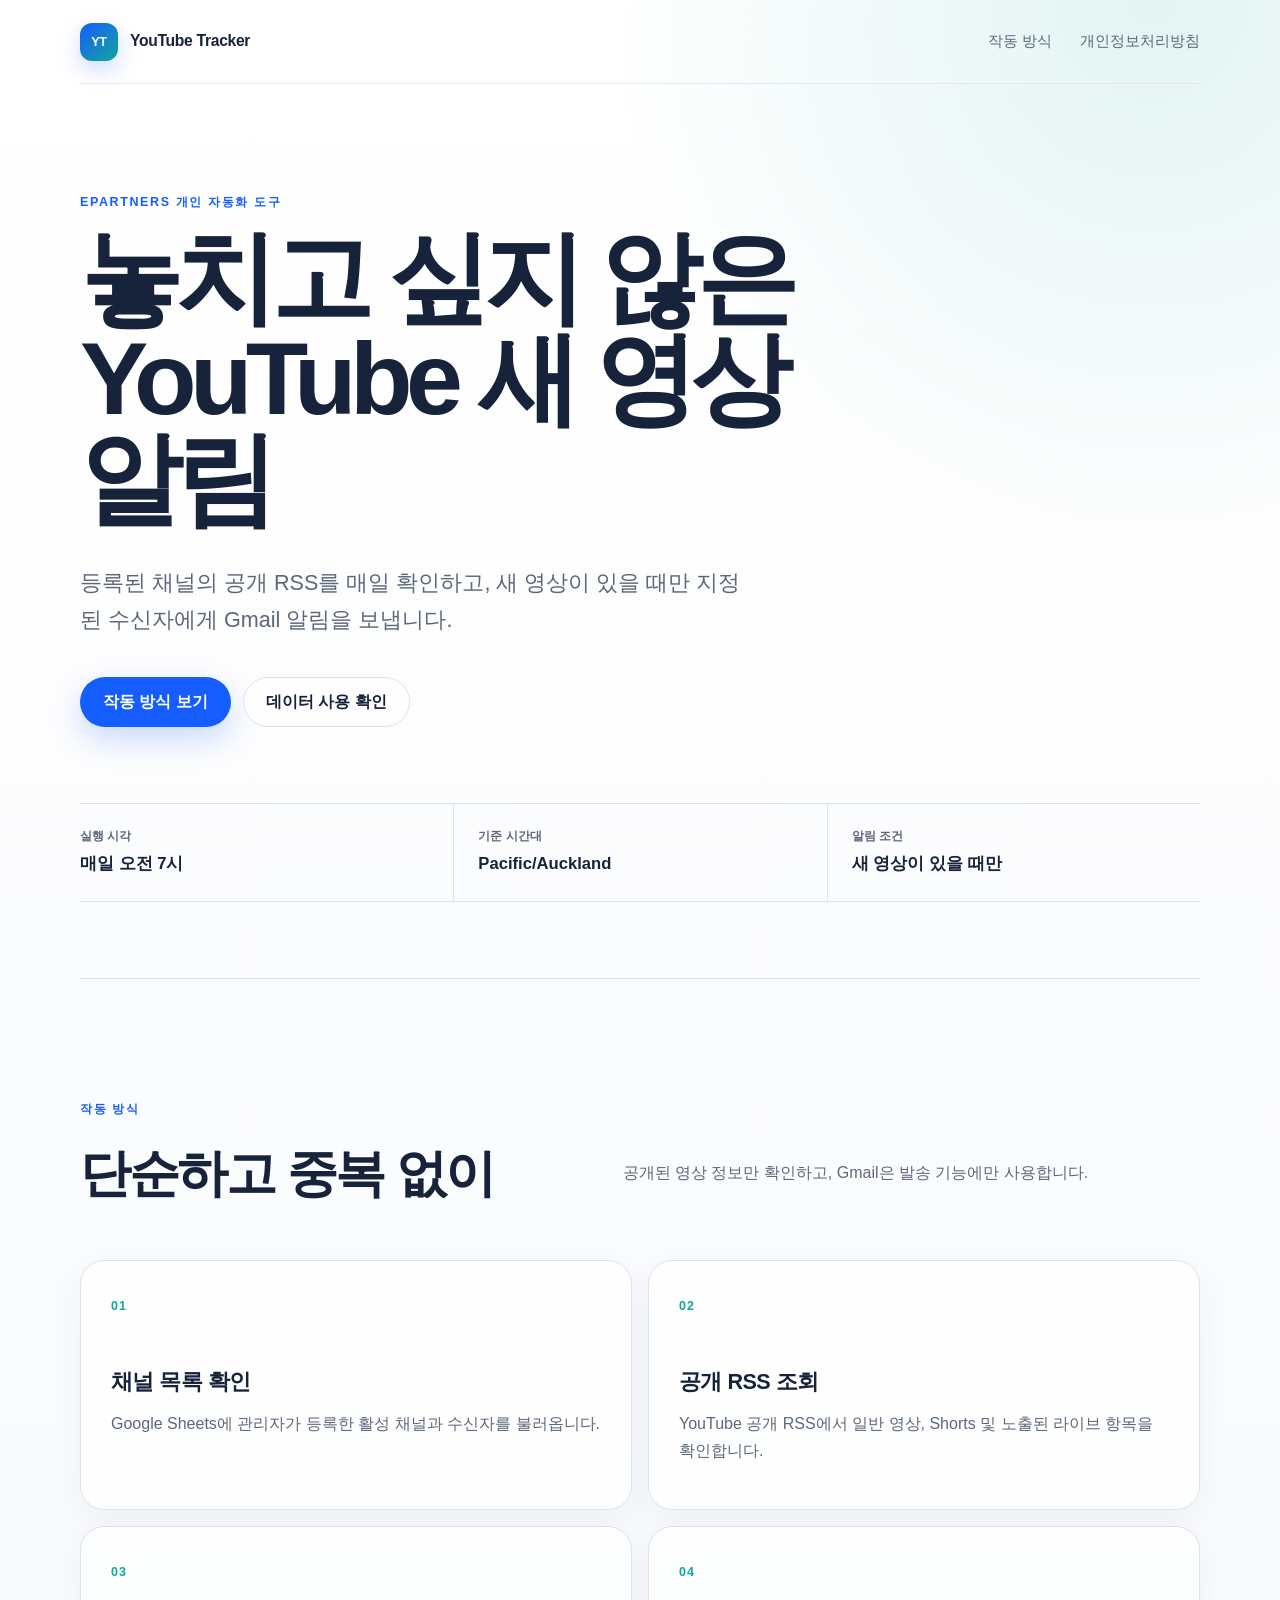
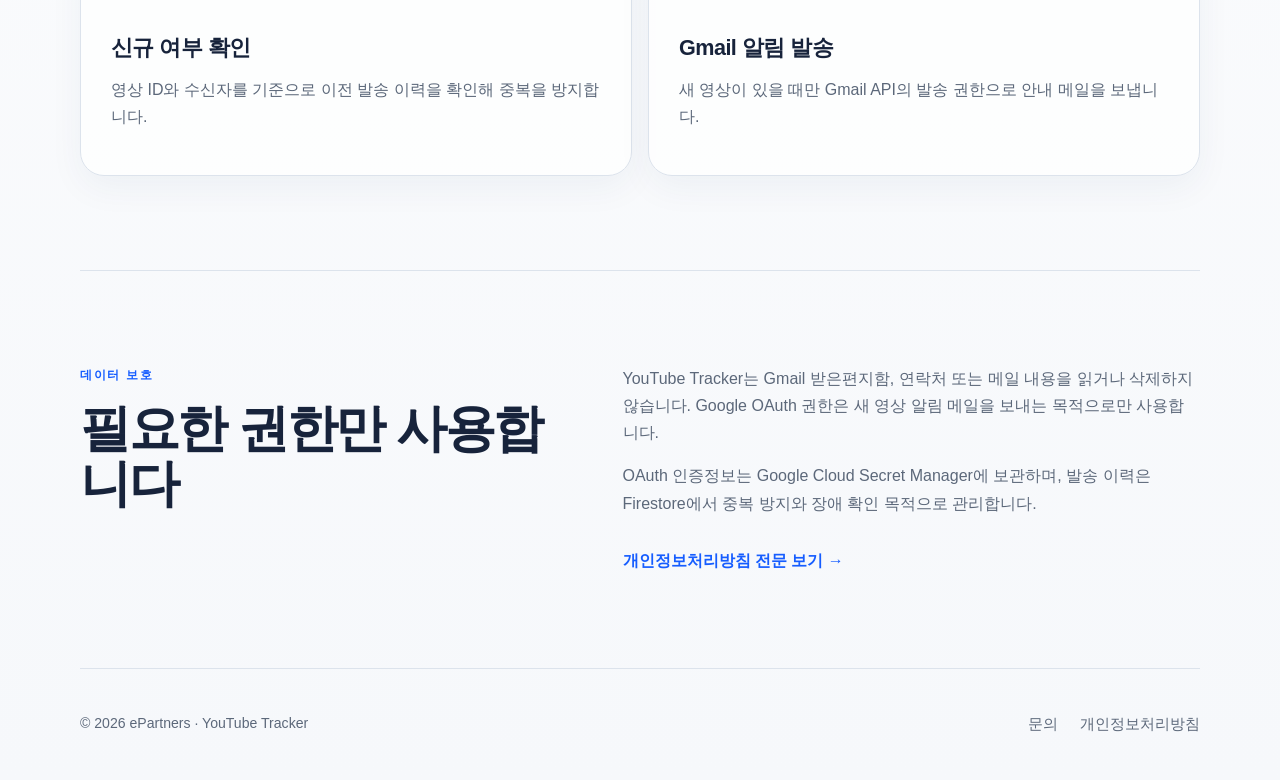
<file: index.html>
<!doctype html>
<html lang="ko">
  <head>
    <meta charset="utf-8" />
    <meta name="viewport" content="width=device-width, initial-scale=1" />
    <meta
      name="description"
      content="YouTube Tracker는 등록된 YouTube 채널의 새 영상을 확인하고 Gmail로 알림을 보내는 ePartners의 개인 자동화 도구입니다."
    />
    <title>YouTube Tracker | ePartners</title>
    <link rel="stylesheet" href="/styles.css" />
  </head>
  <body>
    <header class="site-header">
      <a class="brand" href="/" aria-label="YouTube Tracker 홈">
        <span class="brand-mark" aria-hidden="true">YT</span>
        <span>YouTube Tracker</span>
      </a>
      <nav aria-label="주요 메뉴">
        <a href="#how-it-works">작동 방식</a>
        <a href="/privacy/">개인정보처리방침</a>
      </nav>
    </header>

    <main>
      <section class="hero">
        <p class="eyebrow">ePartners 개인 자동화 도구</p>
        <h1>놓치고 싶지 않은<br />YouTube 새 영상 알림</h1>
        <p class="lede">
          등록된 채널의 공개 RSS를 매일 확인하고, 새 영상이 있을 때만
          지정된 수신자에게 Gmail 알림을 보냅니다.
        </p>
        <div class="hero-actions">
          <a class="button primary" href="#how-it-works">작동 방식 보기</a>
          <a class="button secondary" href="/privacy/">데이터 사용 확인</a>
        </div>
        <dl class="facts" aria-label="서비스 주요 정보">
          <div>
            <dt>실행 시각</dt>
            <dd>매일 오전 7시</dd>
          </div>
          <div>
            <dt>기준 시간대</dt>
            <dd>Pacific/Auckland</dd>
          </div>
          <div>
            <dt>알림 조건</dt>
            <dd>새 영상이 있을 때만</dd>
          </div>
        </dl>
      </section>

      <section class="section" id="how-it-works">
        <div class="section-heading">
          <p class="eyebrow">작동 방식</p>
          <h2>단순하고 중복 없이</h2>
          <p>공개된 영상 정보만 확인하고, Gmail은 발송 기능에만 사용합니다.</p>
        </div>
        <ol class="steps">
          <li>
            <span class="step-number">01</span>
            <h3>채널 목록 확인</h3>
            <p>Google Sheets에 관리자가 등록한 활성 채널과 수신자를 불러옵니다.</p>
          </li>
          <li>
            <span class="step-number">02</span>
            <h3>공개 RSS 조회</h3>
            <p>YouTube 공개 RSS에서 일반 영상, Shorts 및 노출된 라이브 항목을 확인합니다.</p>
          </li>
          <li>
            <span class="step-number">03</span>
            <h3>신규 여부 확인</h3>
            <p>영상 ID와 수신자를 기준으로 이전 발송 이력을 확인해 중복을 방지합니다.</p>
          </li>
          <li>
            <span class="step-number">04</span>
            <h3>Gmail 알림 발송</h3>
            <p>새 영상이 있을 때만 Gmail API의 발송 권한으로 안내 메일을 보냅니다.</p>
          </li>
        </ol>
      </section>

      <section class="section trust">
        <div>
          <p class="eyebrow">데이터 보호</p>
          <h2>필요한 권한만 사용합니다</h2>
        </div>
        <div class="trust-copy">
          <p>
            YouTube Tracker는 Gmail 받은편지함, 연락처 또는 메일 내용을 읽거나
            삭제하지 않습니다. Google OAuth 권한은 새 영상 알림 메일을 보내는
            목적으로만 사용합니다.
          </p>
          <p>
            OAuth 인증정보는 Google Cloud Secret Manager에 보관하며, 발송 이력은
            Firestore에서 중복 방지와 장애 확인 목적으로 관리합니다.
          </p>
          <a class="text-link" href="/privacy/">개인정보처리방침 전문 보기 →</a>
        </div>
      </section>
    </main>

    <footer>
      <p>© 2026 ePartners · YouTube Tracker</p>
      <div>
        <a href="mailto:pendulum.choi@gmail.com">문의</a>
        <a href="/privacy/">개인정보처리방침</a>
      </div>
    </footer>
  </body>
</html>
</file>
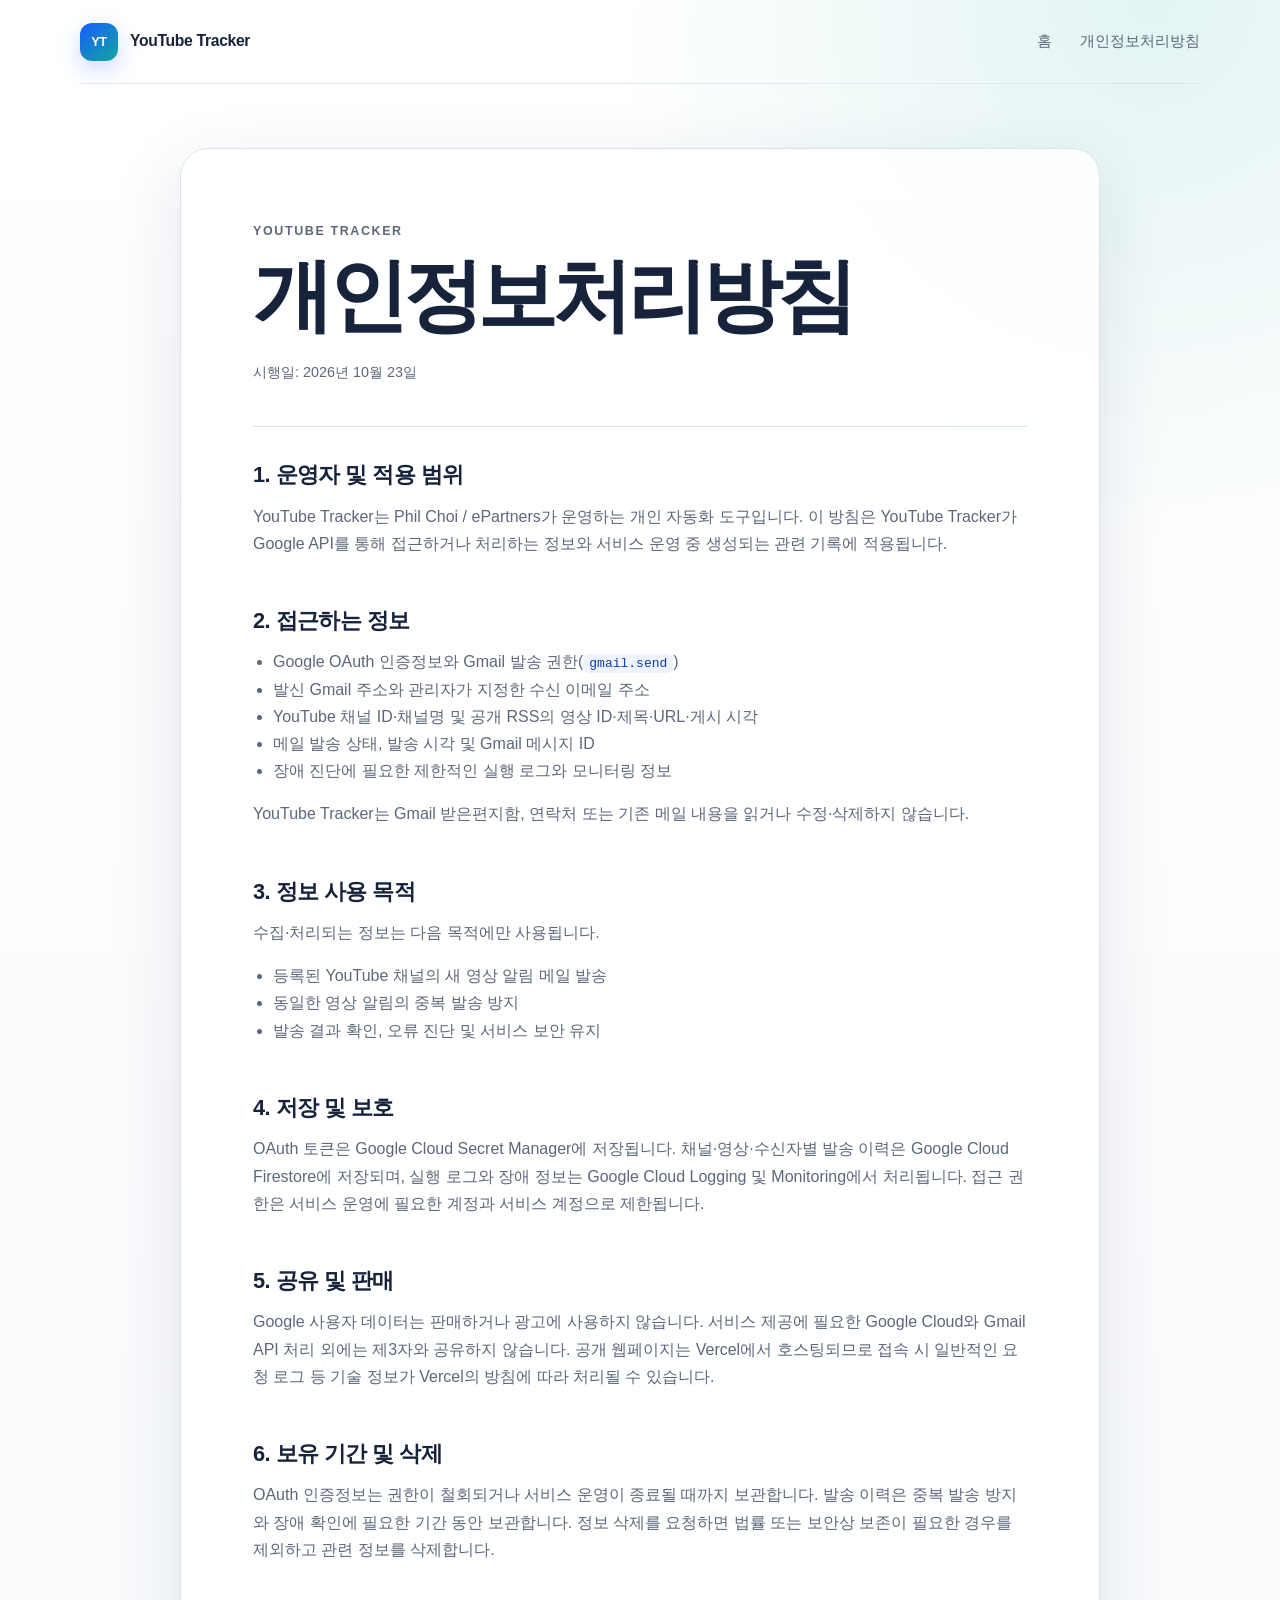
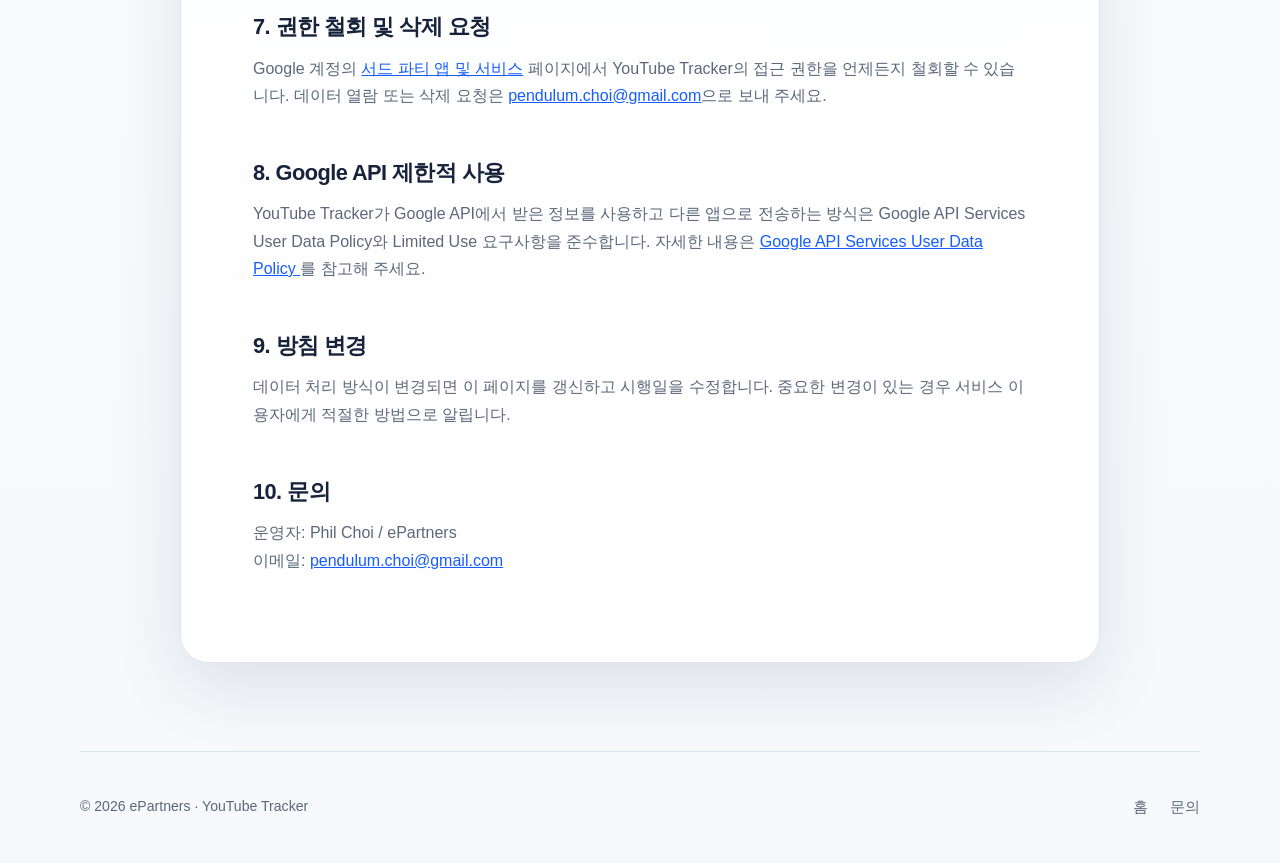
<file: privacy/index.html>
<!doctype html>
<html lang="ko">
  <head>
    <meta charset="utf-8" />
    <meta name="viewport" content="width=device-width, initial-scale=1" />
    <meta
      name="description"
      content="YouTube Tracker의 Google 사용자 데이터 접근, 사용, 저장 및 공유 방식을 설명하는 개인정보처리방침입니다."
    />
    <title>개인정보처리방침 | YouTube Tracker</title>
    <link rel="stylesheet" href="/styles.css" />
  </head>
  <body>
    <header class="site-header">
      <a class="brand" href="/" aria-label="YouTube Tracker 홈">
        <span class="brand-mark" aria-hidden="true">YT</span>
        <span>YouTube Tracker</span>
      </a>
      <nav aria-label="주요 메뉴">
        <a href="/">홈</a>
        <a aria-current="page" href="/privacy/">개인정보처리방침</a>
      </nav>
    </header>

    <main class="policy-shell">
      <article class="policy">
        <header>
          <p class="eyebrow">YouTube Tracker</p>
          <h1>개인정보처리방침</h1>
          <p class="policy-date">시행일: 2026년 10월 23일</p>
        </header>

        <section>
          <h2>1. 운영자 및 적용 범위</h2>
          <p>
            YouTube Tracker는 Phil Choi / ePartners가 운영하는 개인 자동화 도구입니다.
            이 방침은 YouTube Tracker가 Google API를 통해 접근하거나 처리하는 정보와
            서비스 운영 중 생성되는 관련 기록에 적용됩니다.
          </p>
        </section>

        <section>
          <h2>2. 접근하는 정보</h2>
          <ul>
            <li>Google OAuth 인증정보와 Gmail 발송 권한(<code>gmail.send</code>)</li>
            <li>발신 Gmail 주소와 관리자가 지정한 수신 이메일 주소</li>
            <li>YouTube 채널 ID·채널명 및 공개 RSS의 영상 ID·제목·URL·게시 시각</li>
            <li>메일 발송 상태, 발송 시각 및 Gmail 메시지 ID</li>
            <li>장애 진단에 필요한 제한적인 실행 로그와 모니터링 정보</li>
          </ul>
          <p>
            YouTube Tracker는 Gmail 받은편지함, 연락처 또는 기존 메일 내용을 읽거나
            수정·삭제하지 않습니다.
          </p>
        </section>

        <section>
          <h2>3. 정보 사용 목적</h2>
          <p>수집·처리되는 정보는 다음 목적에만 사용됩니다.</p>
          <ul>
            <li>등록된 YouTube 채널의 새 영상 알림 메일 발송</li>
            <li>동일한 영상 알림의 중복 발송 방지</li>
            <li>발송 결과 확인, 오류 진단 및 서비스 보안 유지</li>
          </ul>
        </section>

        <section>
          <h2>4. 저장 및 보호</h2>
          <p>
            OAuth 토큰은 Google Cloud Secret Manager에 저장됩니다. 채널·영상·수신자별
            발송 이력은 Google Cloud Firestore에 저장되며, 실행 로그와 장애 정보는
            Google Cloud Logging 및 Monitoring에서 처리됩니다. 접근 권한은 서비스 운영에
            필요한 계정과 서비스 계정으로 제한됩니다.
          </p>
        </section>

        <section>
          <h2>5. 공유 및 판매</h2>
          <p>
            Google 사용자 데이터는 판매하거나 광고에 사용하지 않습니다. 서비스 제공에
            필요한 Google Cloud와 Gmail API 처리 외에는 제3자와 공유하지 않습니다.
            공개 웹페이지는 Vercel에서 호스팅되므로 접속 시 일반적인 요청 로그 등 기술
            정보가 Vercel의 방침에 따라 처리될 수 있습니다.
          </p>
        </section>

        <section>
          <h2>6. 보유 기간 및 삭제</h2>
          <p>
            OAuth 인증정보는 권한이 철회되거나 서비스 운영이 종료될 때까지 보관합니다.
            발송 이력은 중복 발송 방지와 장애 확인에 필요한 기간 동안 보관합니다. 정보
            삭제를 요청하면 법률 또는 보안상 보존이 필요한 경우를 제외하고 관련 정보를
            삭제합니다.
          </p>
        </section>

        <section>
          <h2>7. 권한 철회 및 삭제 요청</h2>
          <p>
            Google 계정의
            <a href="https://myaccount.google.com/permissions" rel="noreferrer">서드 파티 앱 및 서비스</a>
            페이지에서 YouTube Tracker의 접근 권한을 언제든지 철회할 수 있습니다.
            데이터 열람 또는 삭제 요청은
            <a href="mailto:pendulum.choi@gmail.com">pendulum.choi@gmail.com</a>으로 보내 주세요.
          </p>
        </section>

        <section>
          <h2>8. Google API 제한적 사용</h2>
          <p>
            YouTube Tracker가 Google API에서 받은 정보를 사용하고 다른 앱으로 전송하는
            방식은 Google API Services User Data Policy와 Limited Use 요구사항을 준수합니다.
            자세한 내용은
            <a href="https://developers.google.com/terms/api-services-user-data-policy" rel="noreferrer">
              Google API Services User Data Policy
            </a>를 참고해 주세요.
          </p>
        </section>

        <section>
          <h2>9. 방침 변경</h2>
          <p>
            데이터 처리 방식이 변경되면 이 페이지를 갱신하고 시행일을 수정합니다.
            중요한 변경이 있는 경우 서비스 이용자에게 적절한 방법으로 알립니다.
          </p>
        </section>

        <section>
          <h2>10. 문의</h2>
          <p>
            운영자: Phil Choi / ePartners<br />
            이메일: <a href="mailto:pendulum.choi@gmail.com">pendulum.choi@gmail.com</a>
          </p>
        </section>
      </article>
    </main>

    <footer>
      <p>© 2026 ePartners · YouTube Tracker</p>
      <div>
        <a href="/">홈</a>
        <a href="mailto:pendulum.choi@gmail.com">문의</a>
      </div>
    </footer>
  </body>
</html>
</file>
<file: styles.css>
:root {
  color-scheme: light;
  --ink: #17233b;
  --muted: #5c687a;
  --line: #dce3ec;
  --paper: #f6f8fb;
  --white: #ffffff;
  --blue: #165dff;
  --blue-dark: #0c3da8;
  --teal: #13a69a;
  --shadow: 0 22px 70px rgba(26, 52, 93, 0.12);
}

* {
  box-sizing: border-box;
}

html {
  scroll-behavior: smooth;
}

body {
  margin: 0;
  color: var(--ink);
  background:
    radial-gradient(circle at 90% 0%, rgba(19, 166, 154, 0.12), transparent 34rem),
    linear-gradient(180deg, #ffffff 0%, var(--paper) 100%);
  font-family:
    Inter, Pretendard, "Noto Sans KR", -apple-system, BlinkMacSystemFont, "Segoe UI", sans-serif;
  line-height: 1.7;
}

a {
  color: inherit;
}

.site-header,
footer {
  width: min(1120px, calc(100% - 40px));
  margin: 0 auto;
  display: flex;
  align-items: center;
  justify-content: space-between;
}

.site-header {
  min-height: 84px;
  border-bottom: 1px solid rgba(220, 227, 236, 0.75);
}

.brand {
  display: inline-flex;
  align-items: center;
  gap: 12px;
  font-size: 0.98rem;
  font-weight: 760;
  text-decoration: none;
  letter-spacing: -0.02em;
}

.brand-mark {
  display: grid;
  width: 38px;
  height: 38px;
  place-items: center;
  color: var(--white);
  background: linear-gradient(140deg, var(--blue), var(--teal));
  border-radius: 12px;
  font-size: 0.8rem;
  letter-spacing: -0.03em;
  box-shadow: 0 8px 22px rgba(22, 93, 255, 0.22);
}

nav {
  display: flex;
  align-items: center;
  gap: 28px;
}

nav a,
footer a {
  color: var(--muted);
  font-size: 0.92rem;
  text-decoration: none;
}

nav a:hover,
nav a:focus-visible,
footer a:hover,
footer a:focus-visible,
.text-link:hover,
.text-link:focus-visible {
  color: var(--blue);
}

main {
  width: min(1120px, calc(100% - 40px));
  margin: 0 auto;
}

.hero {
  padding: 108px 0 76px;
}

.eyebrow {
  margin: 0 0 15px;
  color: var(--blue);
  font-size: 0.78rem;
  font-weight: 800;
  letter-spacing: 0.13em;
  text-transform: uppercase;
}

h1,
h2,
h3,
p {
  overflow-wrap: anywhere;
}

h1 {
  max-width: 800px;
  margin: 0;
  font-size: clamp(3rem, 8vw, 6.7rem);
  line-height: 0.98;
  letter-spacing: -0.065em;
}

.lede {
  max-width: 680px;
  margin: 36px 0 0;
  color: var(--muted);
  font-size: clamp(1.05rem, 2.2vw, 1.35rem);
}

.hero-actions {
  display: flex;
  flex-wrap: wrap;
  gap: 12px;
  margin-top: 38px;
}

.button {
  display: inline-flex;
  min-height: 50px;
  align-items: center;
  justify-content: center;
  padding: 0 22px;
  border: 1px solid transparent;
  border-radius: 999px;
  font-weight: 720;
  text-decoration: none;
}

.button.primary {
  color: var(--white);
  background: var(--blue);
  box-shadow: 0 12px 30px rgba(22, 93, 255, 0.22);
}

.button.primary:hover,
.button.primary:focus-visible {
  background: var(--blue-dark);
}

.button.secondary {
  border-color: var(--line);
  background: rgba(255, 255, 255, 0.82);
}

.facts {
  display: grid;
  grid-template-columns: repeat(3, 1fr);
  margin: 76px 0 0;
  border-top: 1px solid var(--line);
  border-bottom: 1px solid var(--line);
}

.facts div {
  padding: 22px 24px 22px 0;
}

.facts div + div {
  padding-left: 24px;
  border-left: 1px solid var(--line);
}

.facts dt {
  color: var(--muted);
  font-size: 0.76rem;
  font-weight: 720;
}

.facts dd {
  margin: 4px 0 0;
  font-size: 1.04rem;
  font-weight: 760;
}

.section {
  padding: 94px 0;
  border-top: 1px solid var(--line);
}

.section-heading {
  display: grid;
  grid-template-columns: minmax(260px, 0.9fr) minmax(280px, 1.1fr);
  gap: 70px;
  align-items: end;
}

.section-heading .eyebrow {
  grid-column: 1 / -1;
  margin-bottom: -48px;
}

h2 {
  margin: 0;
  font-size: clamp(2rem, 4vw, 3.5rem);
  line-height: 1.08;
  letter-spacing: -0.045em;
}

.section-heading > p:last-child,
.trust-copy,
.policy p,
.policy li {
  color: var(--muted);
}

.steps {
  display: grid;
  grid-template-columns: repeat(2, 1fr);
  gap: 16px;
  margin: 58px 0 0;
  padding: 0;
  list-style: none;
}

.steps li {
  min-height: 250px;
  padding: 30px;
  border: 1px solid var(--line);
  border-radius: 24px;
  background: rgba(255, 255, 255, 0.78);
  box-shadow: 0 12px 35px rgba(26, 52, 93, 0.05);
}

.step-number {
  color: var(--teal);
  font-size: 0.78rem;
  font-weight: 840;
  letter-spacing: 0.08em;
}

h3 {
  margin: 46px 0 9px;
  font-size: 1.35rem;
  letter-spacing: -0.025em;
}

.steps p {
  margin: 0;
  color: var(--muted);
}

.trust {
  display: grid;
  grid-template-columns: minmax(260px, 0.9fr) minmax(280px, 1.1fr);
  gap: 70px;
}

.trust-copy p:first-child {
  margin-top: 0;
}

.text-link {
  display: inline-block;
  margin-top: 14px;
  color: var(--blue);
  font-weight: 760;
  text-decoration: none;
}

.policy-shell {
  width: min(920px, calc(100% - 40px));
}

.policy {
  margin: 64px 0 88px;
  padding: clamp(28px, 6vw, 72px);
  border: 1px solid var(--line);
  border-radius: 28px;
  background: rgba(255, 255, 255, 0.9);
  box-shadow: var(--shadow);
}

.policy header {
  padding-bottom: 42px;
  border-bottom: 1px solid var(--line);
}

.policy h1 {
  font-size: clamp(2.5rem, 7vw, 5rem);
}

.policy-date {
  margin: 24px 0 0;
  font-size: 0.9rem;
}

.policy section {
  padding-top: 36px;
}

.policy h2 {
  margin-bottom: 12px;
  font-size: 1.36rem;
  letter-spacing: -0.025em;
}

.policy ul {
  padding-left: 1.25rem;
}

.policy a {
  color: var(--blue);
}

.policy code {
  padding: 2px 6px;
  border-radius: 6px;
  color: var(--blue-dark);
  background: #eef3ff;
}

footer {
  min-height: 112px;
  border-top: 1px solid var(--line);
  color: var(--muted);
  font-size: 0.88rem;
}

footer div {
  display: flex;
  gap: 22px;
}

@media (max-width: 720px) {
  .site-header {
    min-height: 72px;
  }

  .site-header nav a:first-child {
    display: none;
  }

  .hero {
    padding: 72px 0 56px;
  }

  .facts,
  .section-heading,
  .trust {
    grid-template-columns: 1fr;
  }

  .facts div + div {
    padding-left: 0;
    border-top: 1px solid var(--line);
    border-left: 0;
  }

  .section {
    padding: 68px 0;
  }

  .section-heading {
    gap: 20px;
  }

  .section-heading .eyebrow {
    margin-bottom: 0;
  }

  .steps {
    grid-template-columns: 1fr;
  }

  .steps li {
    min-height: auto;
  }

  .trust {
    gap: 28px;
  }

  footer {
    align-items: flex-start;
    flex-direction: column;
    justify-content: center;
    gap: 8px;
  }
}
</file>
